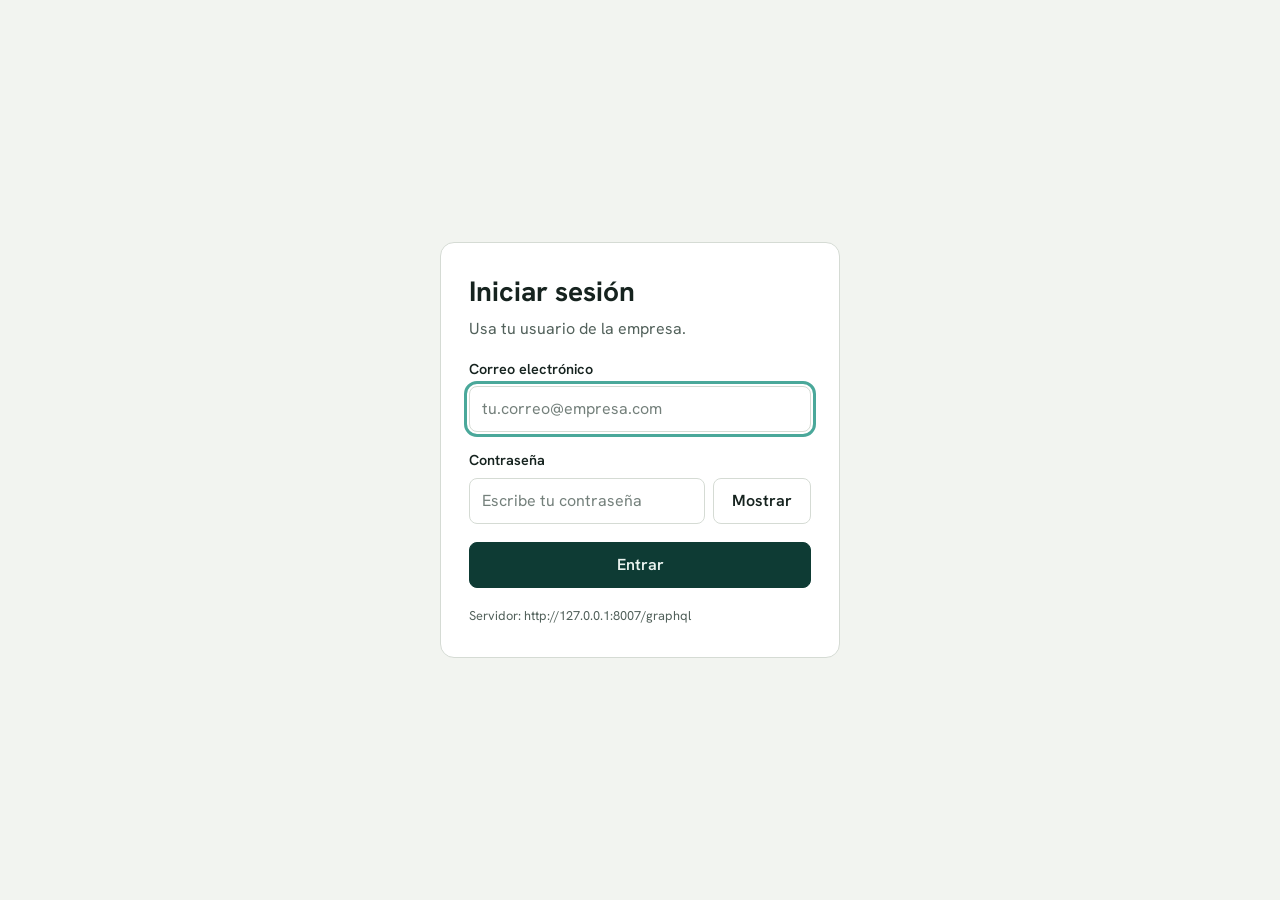
<file: dashboard/index.html>
<!doctype html>
<html lang="es">
<head>
  <meta charset="utf-8">
  <meta name="viewport" content="width=device-width, initial-scale=1">
  <title>Sistema General de Ingresos · Dashboards</title>
  <link rel="preconnect" href="https://fonts.googleapis.com">
  <link rel="preconnect" href="https://fonts.gstatic.com" crossorigin>
  <link href="https://fonts.googleapis.com/css2?family=Hanken+Grotesk:wght@400;500;600;700&display=swap" rel="stylesheet">
  <link rel="stylesheet" href="styles.css">
</head>
<body>

  <!-- ============ Inicio de sesión ============ -->
  <main id="login-view" class="login">
    <form id="login-form" class="login__card" novalidate>
      <h1>Iniciar sesión</h1>
      <p class="login__lead">Usa tu usuario de la empresa.</p>

      <p id="login-message" class="message" role="alert" hidden></p>

      <div class="field">
        <label for="email">Correo electrónico</label>
        <input id="email" name="email" type="email" autocomplete="username" placeholder="tu.correo@empresa.com" required>
      </div>

      <div class="field">
        <label for="password">Contraseña</label>
        <div class="field__row">
          <input id="password" name="password" type="password" autocomplete="current-password" placeholder="Escribe tu contraseña" required>
          <button type="button" id="toggle-password" class="btn btn--quiet" aria-pressed="false">Mostrar</button>
        </div>
      </div>

      <button type="submit" id="login-btn" class="btn btn--block">Entrar</button>
      <p class="login__server">Servidor: <span id="server-label"></span></p>
    </form>
  </main>

  <!-- ============ Dashboard ============ -->
  <div id="dashboard-view" hidden>
    <header class="topbar">
      <div class="topbar__inner">
        <div>
          <h1 id="dashboard-title">Dashboard financiero</h1>
          <p id="header-meta" class="topbar__meta">Empresa</p>
        </div>
        <div class="topbar__session">
          <span id="user-label"></span>
          <button type="button" id="logout-btn" class="btn btn--ghost">Cerrar sesión</button>
        </div>
      </div>
    </header>

    <nav class="app-navigation" aria-label="Secciones principales">
      <button class="app-navigation__tab is-current" id="nav-finance" type="button" aria-current="page">Dashboard financiero</button>
      <button class="app-navigation__tab" id="nav-admin" type="button">Dashboard administrativo</button>
    </nav>

    <main class="page" id="financial-view">
      <div class="admin-titlebar"><p>Balances de la empresa</p><button type="button" id="new-transaction-btn" class="btn" hidden>Registrar movimiento</button></div>
      <p id="transaction-message" class="message" role="status" hidden></p>
      <form id="transaction-form" class="admin-form" hidden>
        <h3>Registrar movimiento</h3>
        <label>Cuenta<select id="transaction-account" name="accountId" required></select></label>
        <label>Concepto<select id="transaction-concept" name="conceptId" required></select></label>
        <label>Importe<input name="amount" inputmode="decimal" pattern="[0-9]+([.][0-9]{1,2})?" required></label>
        <label>Descripción<input name="shortDescription" maxlength="255"></label>
        <div class="admin-actions"><button class="btn" type="submit">Guardar movimiento</button><button class="btn btn--muted" type="button" data-cancel-form="transaction-form">Cancelar</button></div>
      </form>
      <!-- Controles de período -->
      <form id="period-form" class="controls" novalidate>
        <div class="field">
          <label for="from-date">Desde</label>
          <input id="from-date" type="date" required>
        </div>
        <div class="field">
          <label for="to-date">Hasta</label>
          <input id="to-date" type="date" required>
        </div>
        <button type="submit" id="refresh-btn" class="btn">Actualizar</button>
        <p id="period-error" class="message message--inline" role="alert" hidden></p>
      </form>

      <!-- Carga / error / acceso denegado -->
      <div id="state-panel" class="state" role="status" hidden>
        <h2 id="state-title"></h2>
        <p id="state-text"></p>
        <button type="button" id="state-retry" class="btn" hidden>Reintentar</button>
      </div>

      <!-- Resultados -->
      <div id="content" hidden>
        <p id="period-label" class="period"></p>

        <!-- Indicadores generales -->
        <section aria-labelledby="kpi-title">
          <h2 id="kpi-title" class="sr-only">Indicadores generales</h2>
          <div class="kpis">
            <article class="kpi" title="Campo GraphQL: openingBalance">
              <h3>Saldo inicial</h3>
              <p class="kpi__value" id="kpi-opening" data-field="openingBalance">—</p>
              <p class="kpi__hint">Dinero al inicio del período</p>
            </article>
            <article class="kpi" title="Campo GraphQL: totalIncome">
              <h3>Ingresos</h3>
              <p class="kpi__value" id="kpi-income" data-field="totalIncome">—</p>
              <p class="kpi__hint">Entradas del período</p>
            </article>
            <article class="kpi" title="Campo GraphQL: totalExpense">
              <h3>Egresos</h3>
              <p class="kpi__value" id="kpi-expense" data-field="totalExpense">—</p>
              <p class="kpi__hint">Salidas del período</p>
            </article>
            <article class="kpi" id="kpi-profit-card" title="Campo GraphQL: profit">
              <h3>Profit</h3>
              <p class="kpi__value" id="kpi-profit" data-field="profit">—</p>
              <p class="kpi__hint">Ingresos − egresos</p>
            </article>
            <article class="kpi kpi--final" id="kpi-closing-card" title="Campo GraphQL: closingBalance">
              <h3>Saldo final</h3>
              <p class="kpi__value" id="kpi-closing" data-field="closingBalance">—</p>
              <p class="kpi__hint" id="kpi-closing-hint">Saldo inicial + profit</p>
            </article>
          </div>
        </section>

        <!-- Estado de riesgo -->
        <section class="risk" aria-labelledby="risk-title">
          <h2 id="risk-title" class="sr-only">Estado de riesgo</h2>
          <div class="risk__item" title="Campo GraphQL: isInRed">
            <span class="risk__label">General en rojo</span>
            <strong id="risk-general" class="badge">—</strong>
          </div>
          <div class="risk__item" title="Campo GraphQL: accountsInRed">
            <span class="risk__label">Cuentas en rojo</span>
            <strong id="risk-count" class="badge">—</strong>
            <span id="risk-names" class="risk__names"></span>
          </div>
        </section>

        <!-- Detalle por cuenta -->
        <section class="detail" aria-labelledby="detail-title">
          <h2 id="detail-title">Detalle por cuenta</h2>
          <p id="detail-note" class="detail__note" hidden></p>
          <div class="table-wrap">
            <table>
              <thead>
                <tr>
                  <th scope="col">Cuenta</th>
                  <th scope="col" class="num">Saldo inicial</th>
                  <th scope="col" class="num">Ingresos</th>
                  <th scope="col" class="num">Egresos</th>
                  <th scope="col" class="num">Profit</th>
                  <th scope="col" class="num">Saldo final</th>
                </tr>
              </thead>
              <tbody id="accounts-body"></tbody>
            </table>
          </div>
          <p class="detail__currency">Importes en <span id="currency-label">MXN</span>.</p>
        </section>
      </div>
    </main>

    <!-- Las tres secciones de administración comparten la misma sesión y API -->
    <main class="page administration" id="administration-view" hidden>
      <div class="admin-layout">
        <nav class="admin-sidebar" aria-label="Módulos administrativos">
          <button type="button" class="admin-tab is-selected" data-admin-tab="users" hidden>Usuarios</button>
          <button type="button" class="admin-tab" data-admin-tab="accounts" hidden>Cuentas</button>
          <button type="button" class="admin-tab" data-admin-tab="concepts" hidden>Conceptos</button>
          <button type="button" id="roles-tab" class="admin-tab" data-admin-tab="roles" hidden>Roles y permisos</button>
        </nav>
        <div class="admin-main">
          <p id="admin-message" class="message" role="alert" hidden></p>

          <section id="module-users" class="admin-module" aria-labelledby="users-heading">
            <div class="admin-titlebar"><div><h2 id="users-heading">Usuarios</h2><p>Personas de la empresa y sus membresías.</p></div><button type="button" id="new-user-btn" class="btn" hidden>Nuevo usuario</button></div>
            <div class="admin-kpis" aria-live="polite">
              <div>Usuarios activos<strong id="users-active">—</strong></div>
              <div>Administrador principal<strong id="users-admin">—</strong></div>
              <div>Inactivos<strong id="users-inactive">—</strong></div>
            </div>
            <div class="admin-filters">
              <label for="user-search">Buscar usuario<input id="user-search" placeholder="Nombre o correo" autocomplete="off"></label>
              <label for="user-filter">Estado<select id="user-filter"><option value="all">Todos</option><option value="active">Activos</option><option value="inactive">Inactivos</option></select></label>
            </div>
            <div class="table-wrap"><table><thead><tr><th>Nombre</th><th>Correo</th><th>Rol</th><th>Administrador</th><th>Estado</th><th>Acción</th></tr></thead><tbody id="users-body"><tr><td colspan="6">Cargando usuarios…</td></tr></tbody></table></div>
            <form id="user-form" class="admin-form" hidden><h3>Nuevo usuario</h3><label>Nombre<input name="name" maxlength="200" required></label><label>Correo<input name="email" type="email" required></label><label>Contraseña<input name="password" type="password" minlength="10" autocomplete="new-password" required></label><div class="admin-actions"><button class="btn" type="submit">Guardar</button><button class="btn btn--muted" type="button" data-cancel-form="user-form">Cancelar</button></div></form>
          </section>

          <section id="module-accounts" class="admin-module" aria-labelledby="accounts-heading" hidden>
            <div class="admin-titlebar"><div><h2 id="accounts-heading">Cuentas</h2><p>Dónde se guarda el dinero de la empresa.</p></div><button type="button" class="btn" id="new-account-btn" hidden>Nueva cuenta</button></div>
            <div class="admin-filters"><label for="account-filter">Tipo de cuenta<select id="account-filter"><option value="all">Todos</option><option value="CASH">Efectivo</option><option value="DEBIT">Débito</option><option value="CREDIT">Crédito</option><option value="SAVINGS">Ahorro</option><option value="INVESTMENT">Inversión</option><option value="WALLET">Monedero</option><option value="OTHER">Otro</option></select></label><label class="admin-check"><input type="checkbox" id="account-active-only"> Solo activas</label></div>
            <div class="table-wrap"><table><thead><tr><th>Nombre</th><th>Tipo</th><th>Banco</th><th>Referencia</th><th>Estado</th></tr></thead><tbody id="catalog-accounts-body"><tr><td colspan="5">Cargando cuentas…</td></tr></tbody></table></div>
            <form id="account-form" class="admin-form" hidden><h3>Nueva cuenta</h3><label>Nombre<input name="name" maxlength="200" required></label><label>Tipo de cuenta<select name="accountType" required><option value="CASH">Efectivo</option><option value="DEBIT">Débito</option><option value="CREDIT">Crédito</option><option value="SAVINGS">Ahorro</option><option value="INVESTMENT">Inversión</option><option value="WALLET">Monedero</option><option value="OTHER">Otro</option></select></label><label>Banco (opcional)<input name="bankName"></label><label>CLABE (opcional)<input name="clabe" inputmode="numeric" maxlength="18"></label><label>Descripción corta (opcional)<input name="shortDescription"></label><div class="admin-actions"><button class="btn" type="submit">Guardar</button><button class="btn btn--muted" type="button" data-cancel-form="account-form">Cancelar</button></div></form>
          </section>

          <section id="module-concepts" class="admin-module" aria-labelledby="concepts-heading" hidden>
            <div class="admin-titlebar"><div><h2 id="concepts-heading">Conceptos</h2><p>Motivos de ingreso y egreso y conceptos permitidos en cada cuenta.</p></div><button type="button" class="btn" id="new-concept-btn" hidden>Nuevo concepto</button></div>
            <div class="concept-layout">
              <div class="admin-panel">
                <h3>Catálogo</h3>
                <div class="admin-filters"><label for="concept-filter">Tipo<select id="concept-filter"><option value="all">Todos</option><option value="INCOME">Ingreso</option><option value="EXPENSE">Egreso</option></select></label><label class="admin-check"><input type="checkbox" id="concept-active-only"> Solo activos</label></div>
                <div class="table-wrap"><table><thead><tr><th>Concepto</th><th>Tipo</th><th>Estado</th></tr></thead><tbody id="concepts-body"><tr><td colspan="3">Cargando conceptos…</td></tr></tbody></table></div>
              </div>
              <div class="admin-panel">
                <h3>Conceptos de una cuenta</h3>
                <label class="admin-field">Cuenta<select id="concept-account"><option value="">Selecciona una cuenta</option></select></label>
                <ul id="assigned-concepts" class="assigned-list"><li>Selecciona una cuenta para ver sus conceptos.</li></ul>
                <div id="concept-assign-controls" hidden><label class="admin-field">Asignar concepto<select id="concept-to-assign"></select></label><button class="btn" type="button" id="assign-concept-btn">Asignar concepto</button></div>
              </div>
            </div>
            <form id="concept-form" class="admin-form" hidden><h3>Nuevo concepto</h3><label>Nombre<input name="name" maxlength="200" required></label><label>Tipo<select name="conceptType" required><option value="INCOME">Ingreso</option><option value="EXPENSE">Egreso</option></select></label><label>Descripción corta (opcional)<input name="shortDescription"></label><div class="admin-actions"><button class="btn" type="submit">Guardar</button><button class="btn btn--muted" type="button" data-cancel-form="concept-form">Cancelar</button></div></form>
          </section>
          <section id="module-roles" class="admin-module" aria-labelledby="roles-heading" hidden>
            <div class="admin-titlebar"><div><h2 id="roles-heading">Roles y permisos</h2><p>Catálogo compartido. Un cambio en el puesto vale para todas las empresas.</p></div><button type="button" id="reload-roles" class="btn btn--muted">Volver a consultar</button></div>
            <p id="matrix-status" role="status" class="matrix-note"></p>
            <div id="matrix-container" class="table-wrap" tabindex="0" role="region" aria-label="Matriz de roles y permisos"></div>
            <section id="role-preview" class="admin-panel role-preview" aria-labelledby="preview-title" hidden>
              <h3 id="preview-title">Vista previa</h3>
              <dl id="preview-summary"></dl>
              <div class="admin-actions"><button type="button" id="save-role-permissions" class="btn">Guardar columna</button><button type="button" id="discard-role-permissions" class="btn btn--muted">Descartar</button></div>
            </section>
          </section>
        </div>
      </div>
    </main>
  </div>

  <script src="config.js"></script>
  <script src="app.js"></script>
</body>
</html>
</file>
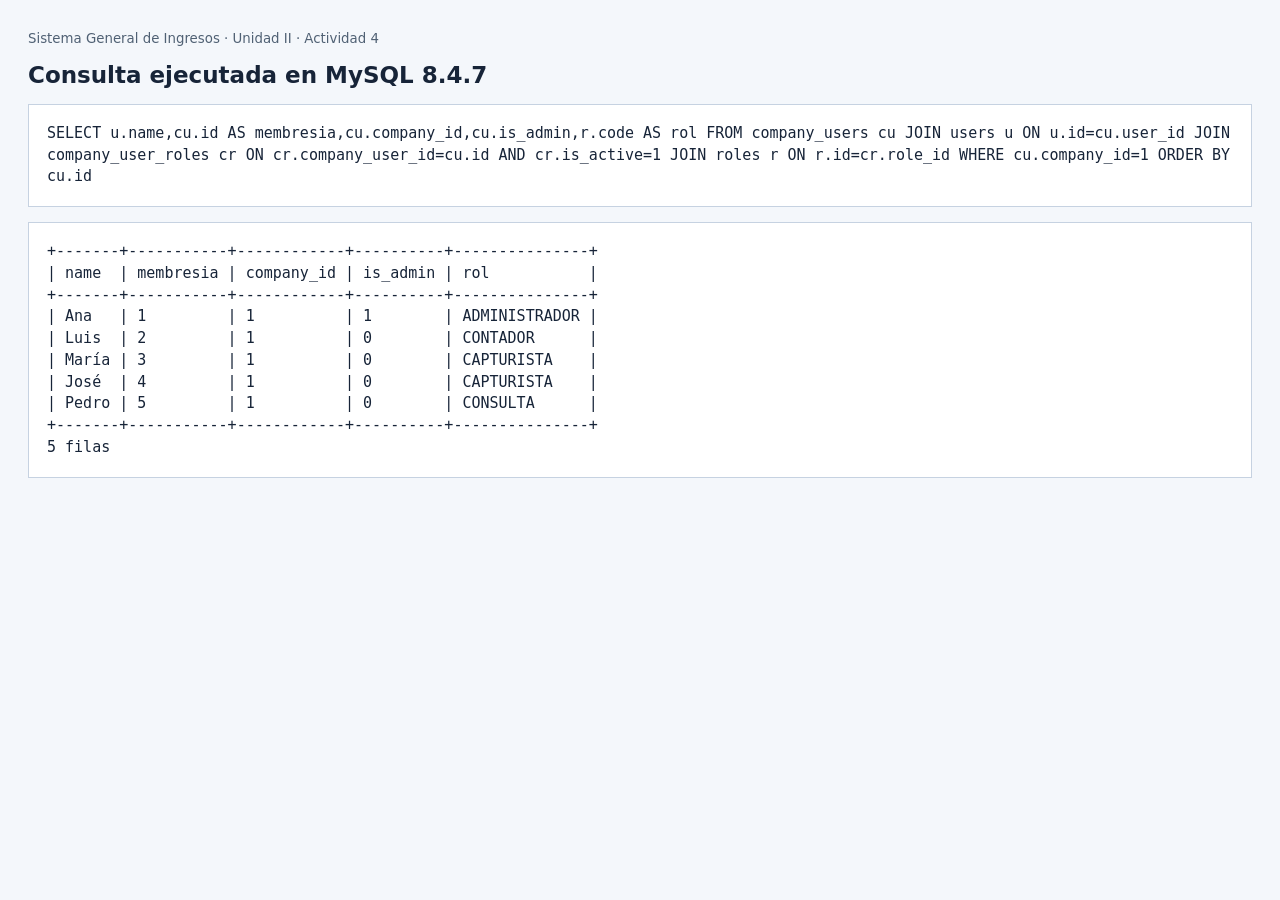
<file: docs/evidencias/unidad2-actividad4/07-cinco-personas.html>
<!doctype html><meta charset="utf-8"><style>body{font:16px system-ui;margin:28px;background:#f4f7fb;color:#172438}h1{font-size:23px}pre{font:15px/1.45 monospace;background:white;border:1px solid #c6d2e1;padding:18px;white-space:pre-wrap}small{color:#506174}</style><small>Sistema General de Ingresos · Unidad II · Actividad 4</small><h1>Consulta ejecutada en MySQL 8.4.7</h1><pre>SELECT u.name,cu.id AS membresia,cu.company_id,cu.is_admin,r.code AS rol FROM company_users cu JOIN users u ON u.id=cu.user_id JOIN company_user_roles cr ON cr.company_user_id=cu.id AND cr.is_active=1 JOIN roles r ON r.id=cr.role_id WHERE cu.company_id=1 ORDER BY cu.id</pre><pre>+-------+-----------+------------+----------+---------------+
| name  | membresia | company_id | is_admin | rol           |
+-------+-----------+------------+----------+---------------+
| Ana   | 1         | 1          | 1        | ADMINISTRADOR |
| Luis  | 2         | 1          | 0        | CONTADOR      |
| María | 3         | 1          | 0        | CAPTURISTA    |
| José  | 4         | 1          | 0        | CAPTURISTA    |
| Pedro | 5         | 1          | 0        | CONSULTA      |
+-------+-----------+------------+----------+---------------+
5 filas</pre>
</file>
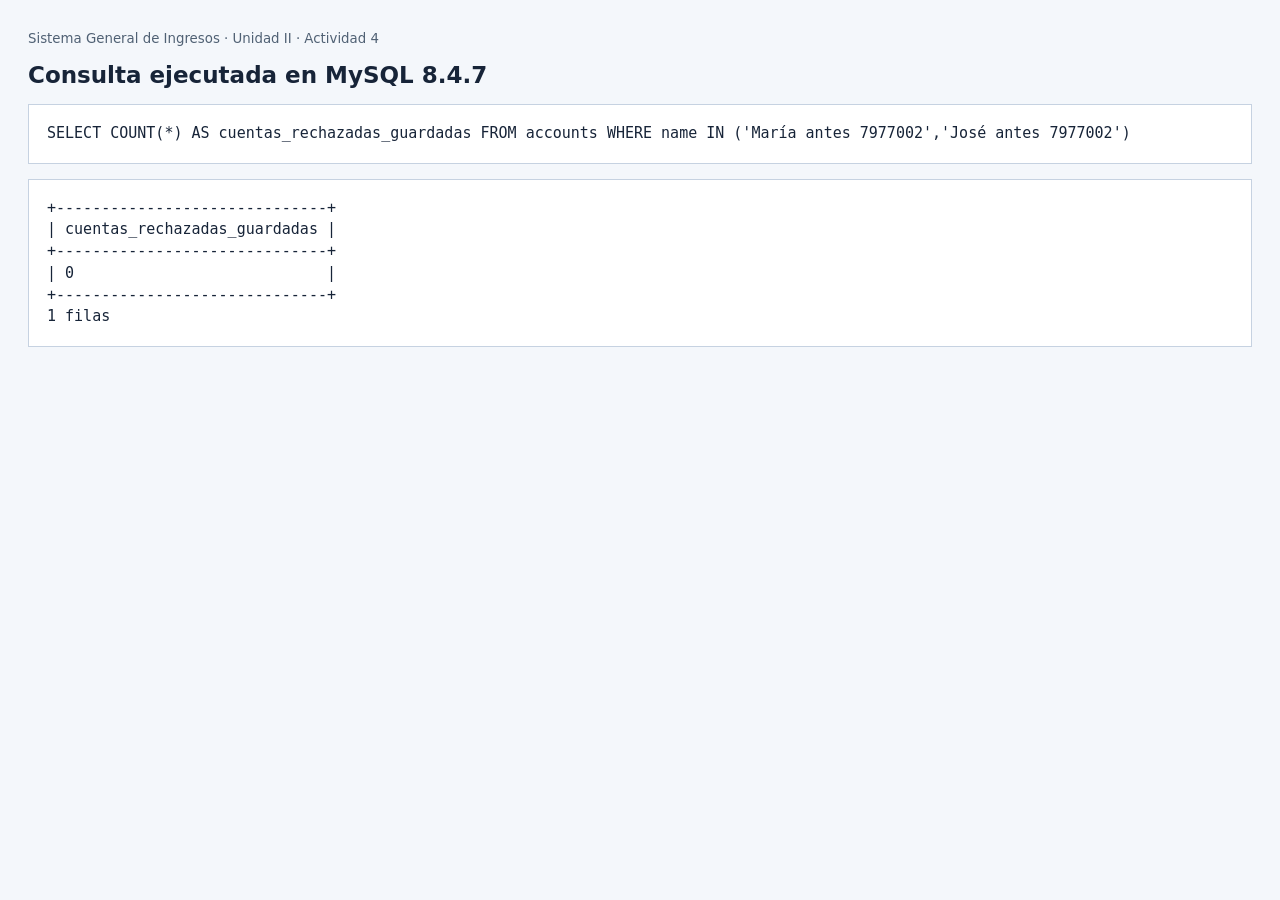
<file: docs/evidencias/unidad2-actividad4/10-cuentas-no-guardadas.html>
<!doctype html><meta charset="utf-8"><style>body{font:16px system-ui;margin:28px;background:#f4f7fb;color:#172438}h1{font-size:23px}pre{font:15px/1.45 monospace;background:white;border:1px solid #c6d2e1;padding:18px;white-space:pre-wrap}small{color:#506174}</style><small>Sistema General de Ingresos · Unidad II · Actividad 4</small><h1>Consulta ejecutada en MySQL 8.4.7</h1><pre>SELECT COUNT(*) AS cuentas_rechazadas_guardadas FROM accounts WHERE name IN (&#x27;María antes 7977002&#x27;,&#x27;José antes 7977002&#x27;)</pre><pre>+------------------------------+
| cuentas_rechazadas_guardadas |
+------------------------------+
| 0                            |
+------------------------------+
1 filas</pre>
</file>
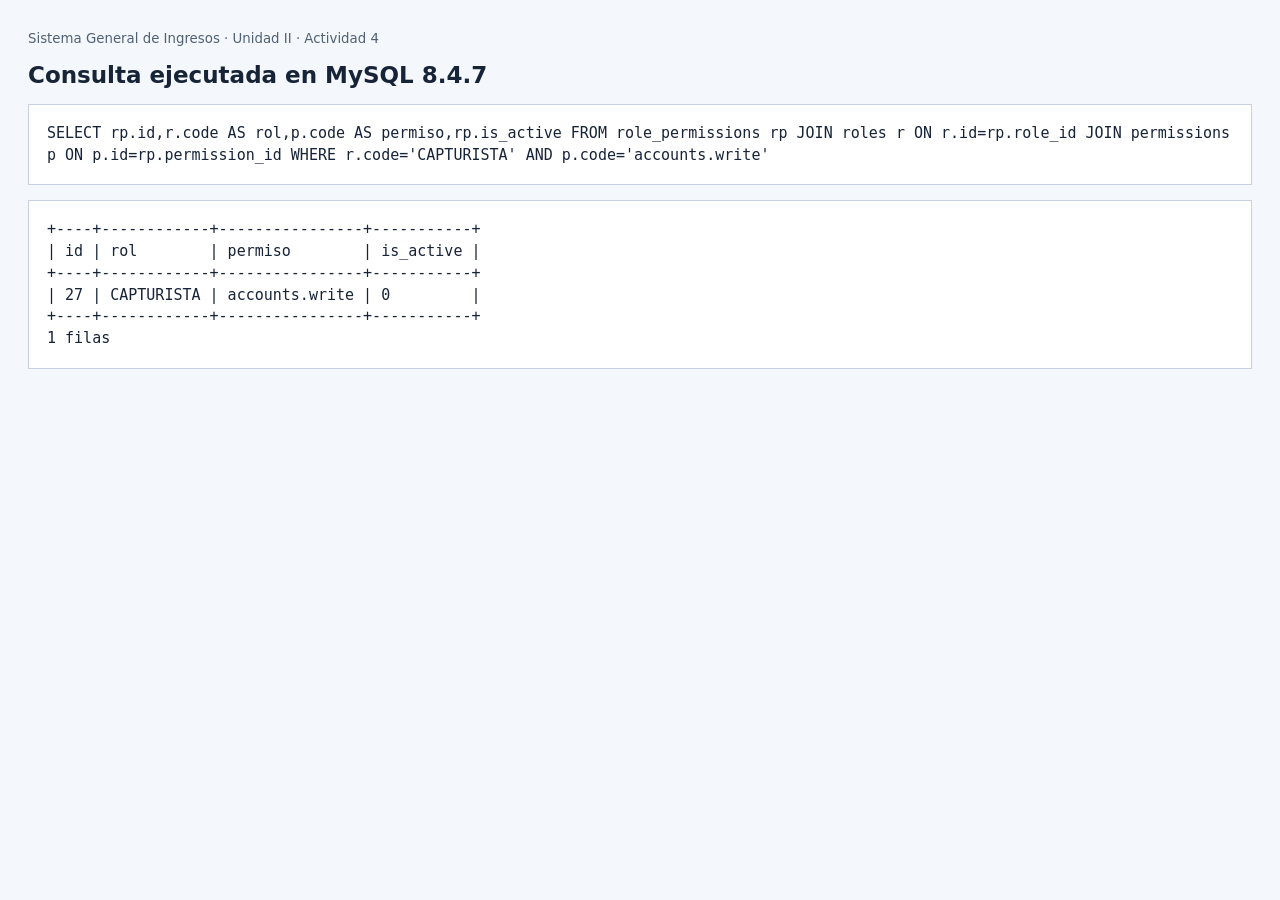
<file: docs/evidencias/unidad2-actividad4/16-pareja-inactiva.html>
<!doctype html><meta charset="utf-8"><style>body{font:16px system-ui;margin:28px;background:#f4f7fb;color:#172438}h1{font-size:23px}pre{font:15px/1.45 monospace;background:white;border:1px solid #c6d2e1;padding:18px;white-space:pre-wrap}small{color:#506174}</style><small>Sistema General de Ingresos · Unidad II · Actividad 4</small><h1>Consulta ejecutada en MySQL 8.4.7</h1><pre>SELECT rp.id,r.code AS rol,p.code AS permiso,rp.is_active FROM role_permissions rp JOIN roles r ON r.id=rp.role_id JOIN permissions p ON p.id=rp.permission_id WHERE r.code=&#x27;CAPTURISTA&#x27; AND p.code=&#x27;accounts.write&#x27;</pre><pre>+----+------------+----------------+-----------+
| id | rol        | permiso        | is_active |
+----+------------+----------------+-----------+
| 27 | CAPTURISTA | accounts.write | 0         |
+----+------------+----------------+-----------+
1 filas</pre>
</file>
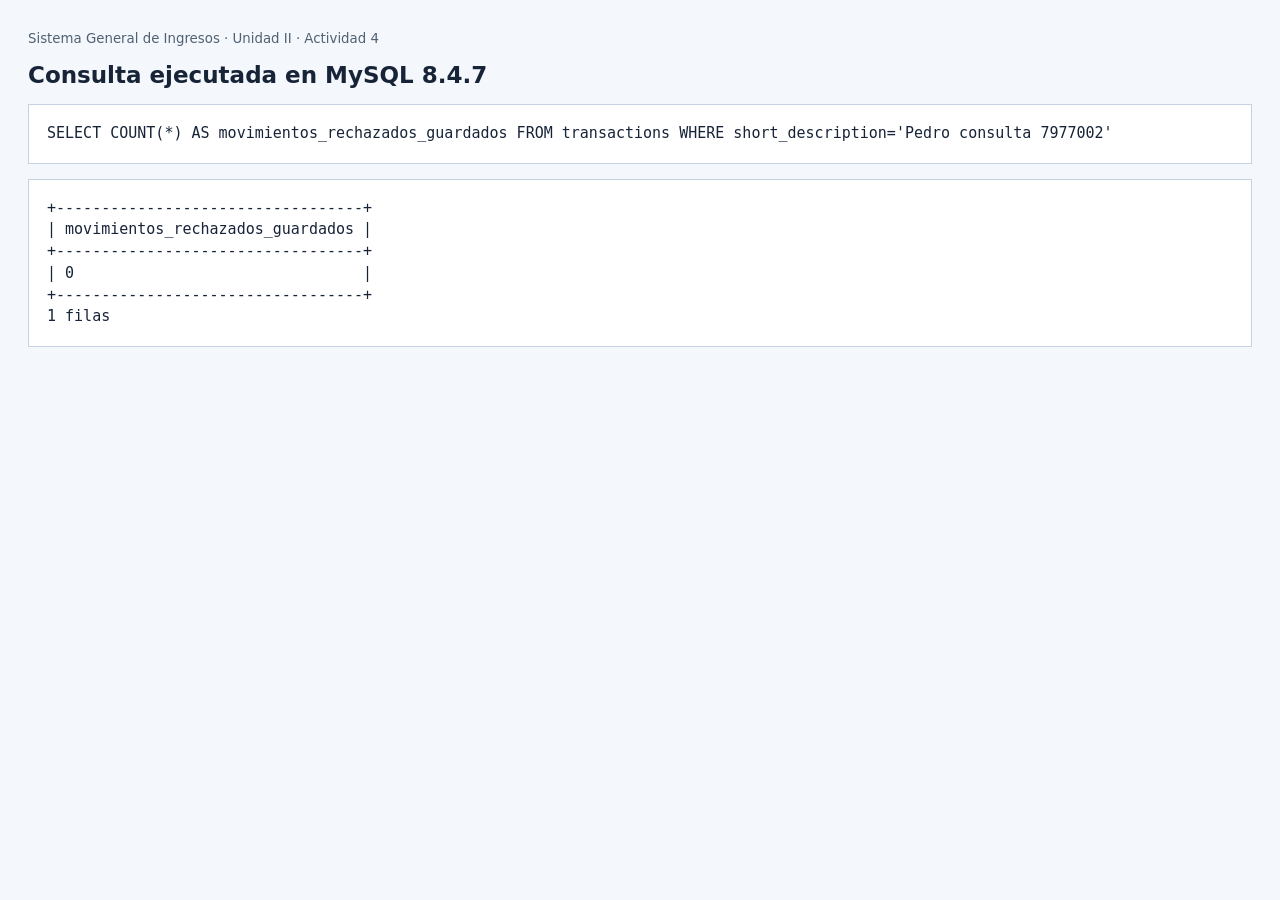
<file: docs/evidencias/unidad2-actividad4/20-movimiento-no-guardado.html>
<!doctype html><meta charset="utf-8"><style>body{font:16px system-ui;margin:28px;background:#f4f7fb;color:#172438}h1{font-size:23px}pre{font:15px/1.45 monospace;background:white;border:1px solid #c6d2e1;padding:18px;white-space:pre-wrap}small{color:#506174}</style><small>Sistema General de Ingresos · Unidad II · Actividad 4</small><h1>Consulta ejecutada en MySQL 8.4.7</h1><pre>SELECT COUNT(*) AS movimientos_rechazados_guardados FROM transactions WHERE short_description=&#x27;Pedro consulta 7977002&#x27;</pre><pre>+----------------------------------+
| movimientos_rechazados_guardados |
+----------------------------------+
| 0                                |
+----------------------------------+
1 filas</pre>
</file>
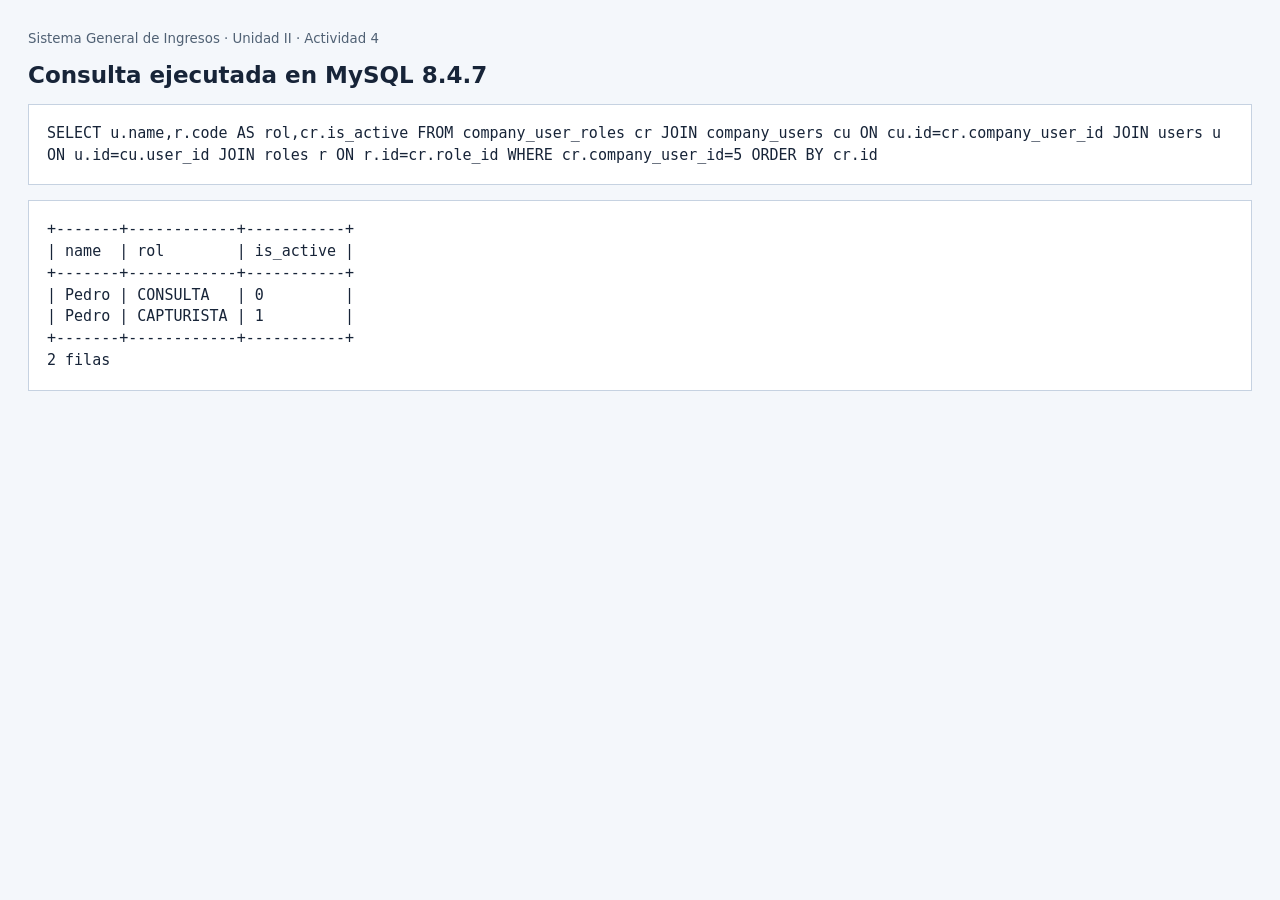
<file: docs/evidencias/unidad2-actividad4/22-pedro-un-rol-activo.html>
<!doctype html><meta charset="utf-8"><style>body{font:16px system-ui;margin:28px;background:#f4f7fb;color:#172438}h1{font-size:23px}pre{font:15px/1.45 monospace;background:white;border:1px solid #c6d2e1;padding:18px;white-space:pre-wrap}small{color:#506174}</style><small>Sistema General de Ingresos · Unidad II · Actividad 4</small><h1>Consulta ejecutada en MySQL 8.4.7</h1><pre>SELECT u.name,r.code AS rol,cr.is_active FROM company_user_roles cr JOIN company_users cu ON cu.id=cr.company_user_id JOIN users u ON u.id=cu.user_id JOIN roles r ON r.id=cr.role_id WHERE cr.company_user_id=5 ORDER BY cr.id</pre><pre>+-------+------------+-----------+
| name  | rol        | is_active |
+-------+------------+-----------+
| Pedro | CONSULTA   | 0         |
| Pedro | CAPTURISTA | 1         |
+-------+------------+-----------+
2 filas</pre>
</file>
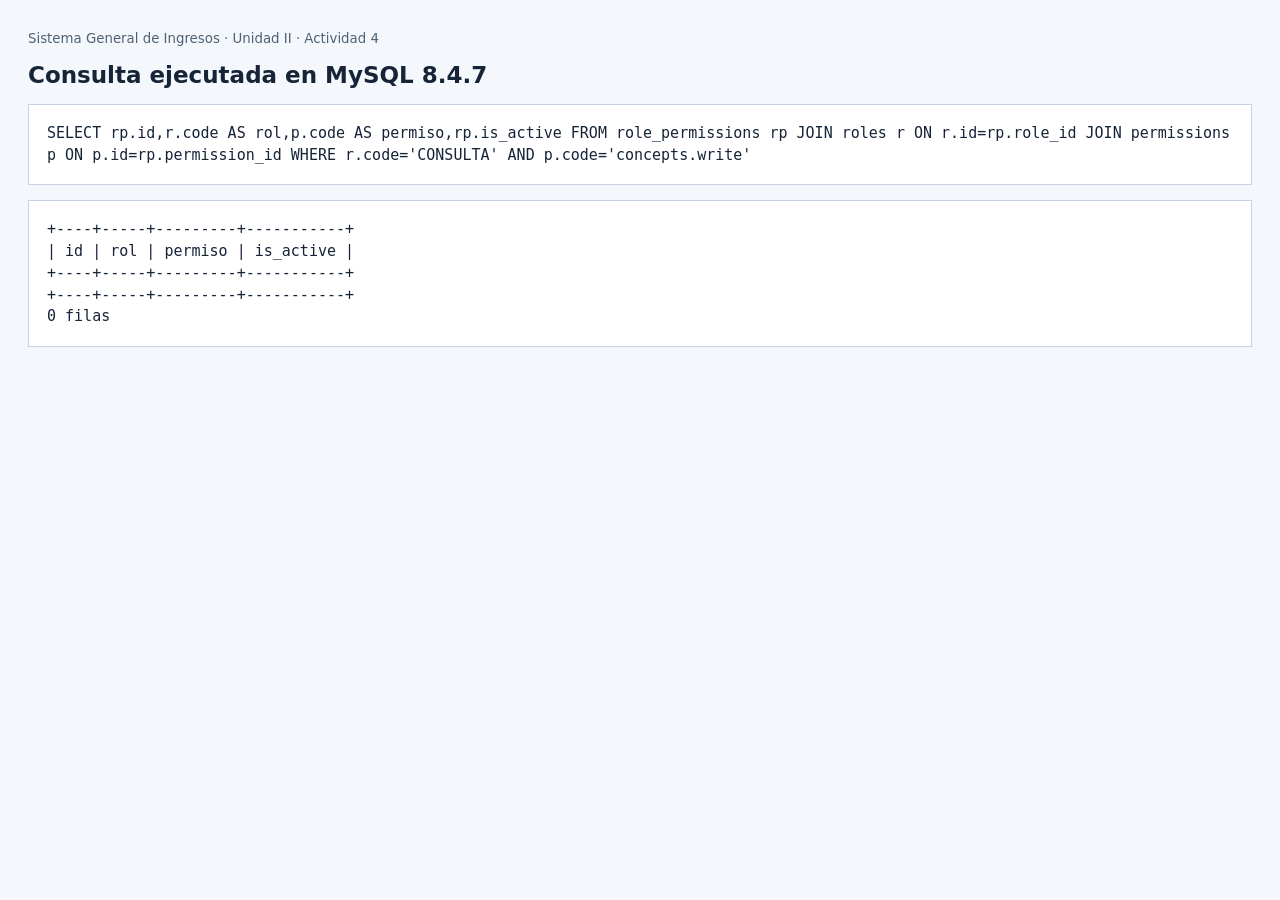
<file: docs/evidencias/unidad2-actividad4/28-lista-no-modificada.html>
<!doctype html><meta charset="utf-8"><style>body{font:16px system-ui;margin:28px;background:#f4f7fb;color:#172438}h1{font-size:23px}pre{font:15px/1.45 monospace;background:white;border:1px solid #c6d2e1;padding:18px;white-space:pre-wrap}small{color:#506174}</style><small>Sistema General de Ingresos · Unidad II · Actividad 4</small><h1>Consulta ejecutada en MySQL 8.4.7</h1><pre>SELECT rp.id,r.code AS rol,p.code AS permiso,rp.is_active FROM role_permissions rp JOIN roles r ON r.id=rp.role_id JOIN permissions p ON p.id=rp.permission_id WHERE r.code=&#x27;CONSULTA&#x27; AND p.code=&#x27;concepts.write&#x27;</pre><pre>+----+-----+---------+-----------+
| id | rol | permiso | is_active |
+----+-----+---------+-----------+
+----+-----+---------+-----------+
0 filas</pre>
</file>
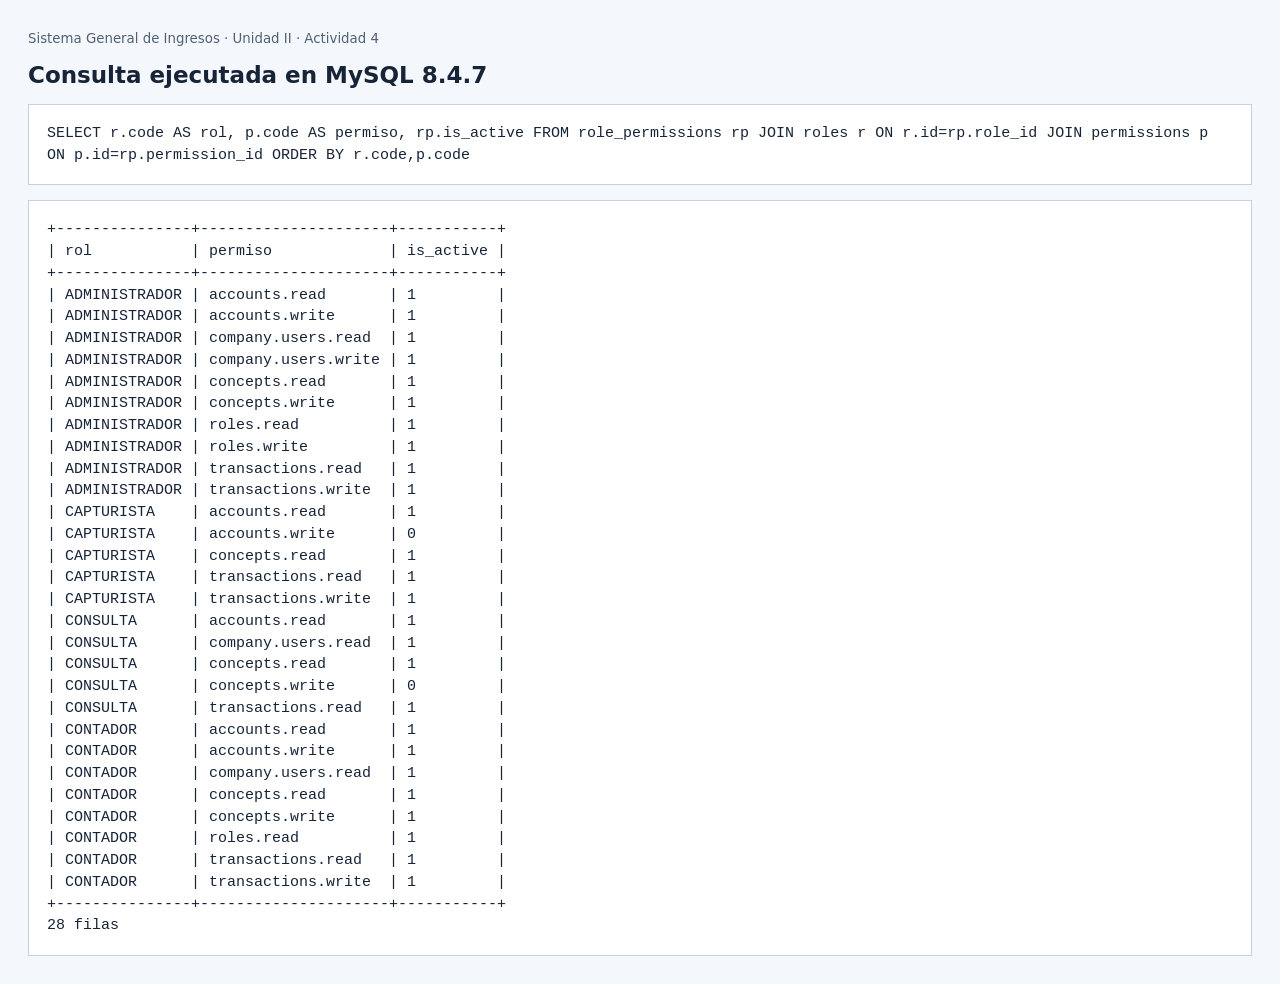
<file: docs/evidencias/unidad2-actividad4/31-select-final.html>
<!doctype html><meta charset="utf-8"><style>body{font:16px system-ui;margin:28px;background:#f4f7fb;color:#172438}h1{font-size:23px}pre{font:15px/1.45 monospace;background:white;border:1px solid #c6d2e1;padding:18px;white-space:pre-wrap}small{color:#506174}</style><small>Sistema General de Ingresos · Unidad II · Actividad 4</small><h1>Consulta ejecutada en MySQL 8.4.7</h1><pre>SELECT r.code AS rol, p.code AS permiso, rp.is_active FROM role_permissions rp JOIN roles r ON r.id=rp.role_id JOIN permissions p ON p.id=rp.permission_id ORDER BY r.code,p.code</pre><pre>+---------------+---------------------+-----------+
| rol           | permiso             | is_active |
+---------------+---------------------+-----------+
| ADMINISTRADOR | accounts.read       | 1         |
| ADMINISTRADOR | accounts.write      | 1         |
| ADMINISTRADOR | company.users.read  | 1         |
| ADMINISTRADOR | company.users.write | 1         |
| ADMINISTRADOR | concepts.read       | 1         |
| ADMINISTRADOR | concepts.write      | 1         |
| ADMINISTRADOR | roles.read          | 1         |
| ADMINISTRADOR | roles.write         | 1         |
| ADMINISTRADOR | transactions.read   | 1         |
| ADMINISTRADOR | transactions.write  | 1         |
| CAPTURISTA    | accounts.read       | 1         |
| CAPTURISTA    | accounts.write      | 0         |
| CAPTURISTA    | concepts.read       | 1         |
| CAPTURISTA    | transactions.read   | 1         |
| CAPTURISTA    | transactions.write  | 1         |
| CONSULTA      | accounts.read       | 1         |
| CONSULTA      | company.users.read  | 1         |
| CONSULTA      | concepts.read       | 1         |
| CONSULTA      | concepts.write      | 0         |
| CONSULTA      | transactions.read   | 1         |
| CONTADOR      | accounts.read       | 1         |
| CONTADOR      | accounts.write      | 1         |
| CONTADOR      | company.users.read  | 1         |
| CONTADOR      | concepts.read       | 1         |
| CONTADOR      | concepts.write      | 1         |
| CONTADOR      | roles.read          | 1         |
| CONTADOR      | transactions.read   | 1         |
| CONTADOR      | transactions.write  | 1         |
+---------------+---------------------+-----------+
28 filas</pre>
</file>
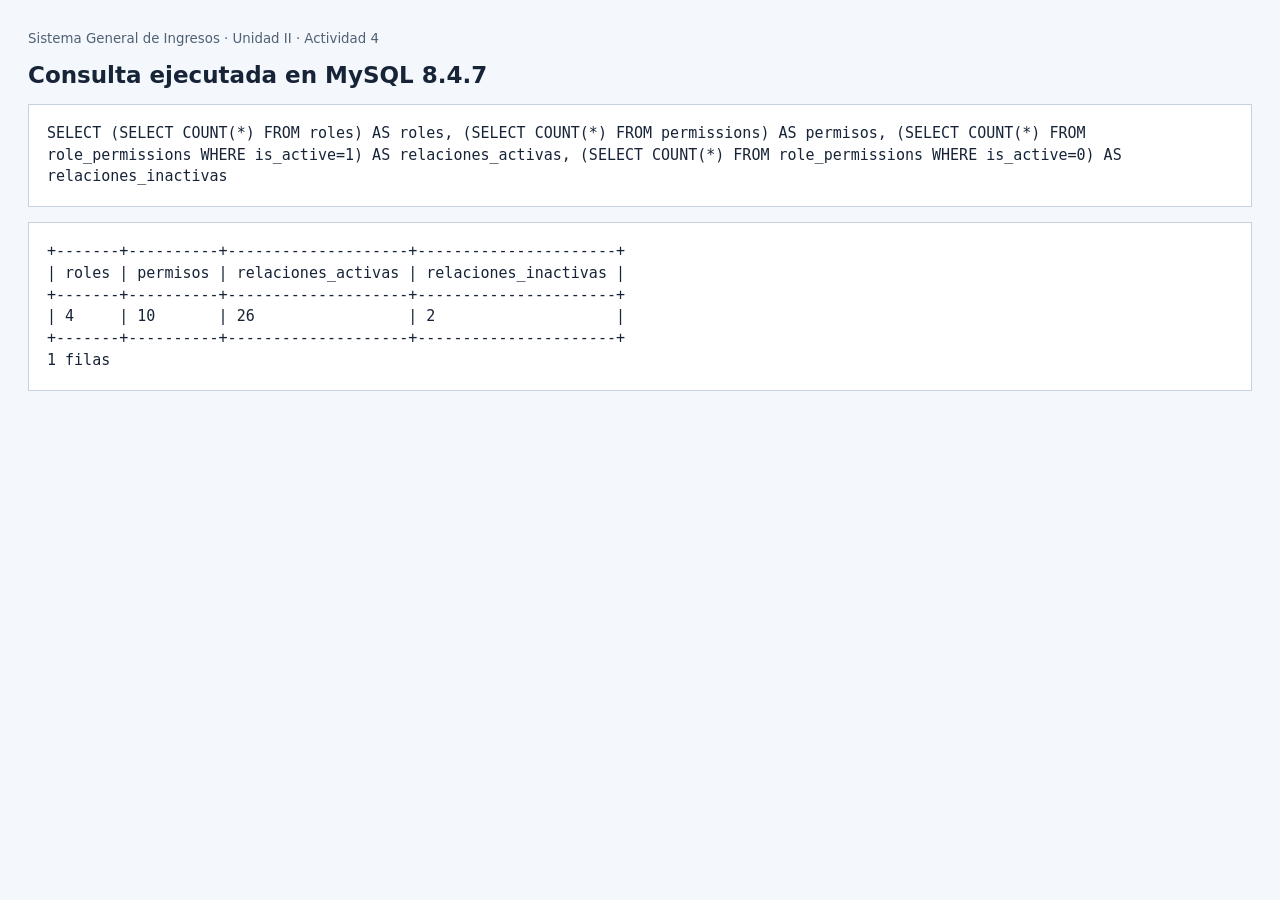
<file: docs/evidencias/unidad2-actividad4/32-conteos-antes-reinicio.html>
<!doctype html><meta charset="utf-8"><style>body{font:16px system-ui;margin:28px;background:#f4f7fb;color:#172438}h1{font-size:23px}pre{font:15px/1.45 monospace;background:white;border:1px solid #c6d2e1;padding:18px;white-space:pre-wrap}small{color:#506174}</style><small>Sistema General de Ingresos · Unidad II · Actividad 4</small><h1>Consulta ejecutada en MySQL 8.4.7</h1><pre>SELECT (SELECT COUNT(*) FROM roles) AS roles, (SELECT COUNT(*) FROM permissions) AS permisos, (SELECT COUNT(*) FROM role_permissions WHERE is_active=1) AS relaciones_activas, (SELECT COUNT(*) FROM role_permissions WHERE is_active=0) AS relaciones_inactivas</pre><pre>+-------+----------+--------------------+----------------------+
| roles | permisos | relaciones_activas | relaciones_inactivas |
+-------+----------+--------------------+----------------------+
| 4     | 10       | 26                 | 2                    |
+-------+----------+--------------------+----------------------+
1 filas</pre>
</file>
<file: dashboard/styles.css>
:root {
  --paper: #f2f4f0;
  --surface: #ffffff;
  --ink: #16231f;
  --ink-soft: #52615b;
  --line: #d5dbd4;
  --pine: #0e3b34;
  --pine-hover: #14524a;
  --on-pine: #eaf3ef;
  --red: #b42318;
  --red-bg: #fde8e6;
  --red-deep: #8e1f17;
  --green: #17663f;
  --green-bg: #e1f3e8;
  --amber: #8f5a00;
  --amber-bg: #fff1d6;
  --radius: 10px;
  --font: 'Hanken Grotesk', system-ui, -apple-system, 'Segoe UI', Roboto, Arial, sans-serif;
}

@media (prefers-color-scheme: dark) {
  :root {
    --paper: #101715;
    --surface: #18221f;
    --ink: #e8efec;
    --ink-soft: #9fb0a9;
    --line: #2c3a36;
    --pine: #1f6b5e;
    --pine-hover: #278070;
    --on-pine: #f1f8f5;
    --red: #ff8a80;
    --red-bg: #3b1a17;
    --red-deep: #8e1f17;
    --green: #7fd3a1;
    --green-bg: #17301f;
    --amber: #f0c36a;
    --amber-bg: #34280d;
  }
}

* { box-sizing: border-box; }
[hidden] { display: none !important; }

html { -webkit-text-size-adjust: 100%; }

body {
  margin: 0;
  background: var(--paper);
  color: var(--ink);
  font-family: var(--font);
  font-size: 1rem;
  line-height: 1.5;
}

h1, h2, h3, p { margin: 0; }

.sr-only {
  position: absolute; width: 1px; height: 1px; padding: 0; margin: -1px;
  overflow: hidden; clip: rect(0, 0, 0, 0); white-space: nowrap; border: 0;
}

:focus-visible { outline: 3px solid #4aa89a; outline-offset: 2px; }

/* ---------- Controles comunes ---------- */
.field { display: flex; flex-direction: column; gap: 6px; }
.field label { font-weight: 600; font-size: 0.9rem; }
.field__row { display: flex; gap: 8px; }
.field__row input { flex: 1; min-width: 0; }

input {
  font: inherit;
  color: var(--ink);
  background: var(--surface);
  border: 1px solid var(--line);
  border-radius: 8px;
  padding: 10px 12px;
  min-height: 44px;
}
input::placeholder { color: var(--ink-soft); opacity: 0.8; }

.btn {
  font: inherit;
  font-weight: 600;
  color: var(--on-pine);
  background: var(--pine);
  border: 1px solid var(--pine);
  border-radius: 8px;
  padding: 10px 18px;
  min-height: 44px;
  cursor: pointer;
}
.btn:hover { background: var(--pine-hover); }
.btn:disabled { opacity: 0.6; cursor: progress; }
.btn--block { width: 100%; }
.btn--ghost { background: transparent; color: var(--on-pine); border-color: rgba(234, 243, 239, 0.5); }
.btn--ghost:hover { background: rgba(255, 255, 255, 0.12); }
.btn--quiet { background: transparent; color: var(--ink); border-color: var(--line); }
.btn--quiet:hover { background: var(--paper); }

.message {
  padding: 10px 12px;
  border-radius: 8px;
  font-size: 0.95rem;
  background: var(--red-bg);
  color: var(--red);
  border: 1px solid currentColor;
}
.message--notice { background: var(--amber-bg); color: var(--amber); }
.message--inline { flex-basis: 100%; }

/* ---------- Login ---------- */
.login {
  min-height: 100vh;
  display: grid;
  place-items: center;
  padding: 24px 16px;
}
.login__card {
  width: 100%;
  max-width: 400px;
  background: var(--surface);
  border: 1px solid var(--line);
  border-radius: 14px;
  padding: 32px 28px;
  display: flex;
  flex-direction: column;
  gap: 18px;
}
.login__card h1 { font-size: 1.75rem; line-height: 1.2; }
.login__lead { color: var(--ink-soft); margin-top: -10px; }
.login__server { font-size: 0.8rem; color: var(--ink-soft); word-break: break-all; }

/* ---------- Encabezado ---------- */
.topbar { background: var(--pine); color: var(--on-pine); }
.topbar__inner {
  max-width: 1120px;
  margin: 0 auto;
  padding: 16px 20px;
  display: flex;
  flex-wrap: wrap;
  align-items: center;
  justify-content: space-between;
  gap: 12px;
}
.topbar h1 { font-size: 1.5rem; line-height: 1.2; font-weight: 700; }
.topbar__meta { display: flex; flex-wrap: wrap; gap: 4px 16px; font-size: 0.95rem; opacity: 0.9; margin-top: 2px; }
.topbar__meta span + span { padding-left: 16px; border-left: 1px solid rgba(234, 243, 239, 0.4); }
.topbar__session { display: flex; align-items: center; gap: 14px; font-size: 0.95rem; }

/* ---------- Página ---------- */
.page { max-width: 1120px; margin: 0 auto; padding: 24px 20px 56px; display: flex; flex-direction: column; gap: 24px; }

.controls {
  display: flex;
  flex-wrap: wrap;
  align-items: flex-end;
  gap: 14px 16px;
}

.period { font-size: 1.05rem; font-weight: 600; margin-bottom: 12px; }

/* ---------- Indicadores ---------- */
.kpis {
  display: grid;
  grid-template-columns: repeat(5, minmax(0, 1fr));
  gap: 14px;
}
.kpi {
  background: var(--surface);
  border: 1px solid var(--line);
  border-radius: var(--radius);
  padding: 16px 16px 14px;
}
.kpi h3 { font-size: 0.95rem; font-weight: 600; color: var(--ink-soft); }
.kpi__value {
  margin-top: 6px;
  font-size: clamp(1.4rem, 2.3vw, 1.95rem);
  font-weight: 700;
  line-height: 1.15;
  font-variant-numeric: tabular-nums;
  overflow-wrap: anywhere;
}
.kpi__hint { margin-top: 6px; font-size: 0.82rem; color: var(--ink-soft); }

/* El saldo final es lo primero que se lee. */
.kpi--final { background: var(--pine); border-color: var(--pine); color: var(--on-pine); }
.kpi--final h3, .kpi--final .kpi__hint { color: var(--on-pine); opacity: 0.85; }
.kpi--final.kpi--red { background: var(--red-deep); border-color: var(--red-deep); }

/* Profit negativo: ámbar, para no confundirlo con un saldo en rojo. */
.kpi--loss .kpi__value { color: var(--amber); }

/* ---------- Riesgo ---------- */
.risk { display: flex; flex-wrap: wrap; gap: 14px; margin-top: 14px; }
.risk__item {
  display: flex; flex-wrap: wrap; align-items: center; gap: 8px 10px;
  background: var(--surface);
  border: 1px solid var(--line);
  border-radius: var(--radius);
  padding: 10px 14px;
}
.risk__label { font-weight: 600; }
.risk__names { color: var(--ink-soft); font-size: 0.95rem; }

.badge {
  display: inline-block;
  padding: 2px 10px;
  border-radius: 999px;
  font-weight: 700;
  font-variant-numeric: tabular-nums;
  background: var(--paper);
}
.badge--ok { background: var(--green-bg); color: var(--green); }
.badge--red { background: var(--red-bg); color: var(--red); }

/* ---------- Detalle ---------- */
.detail { margin-top: 28px; }
.detail h2 { font-size: 1.2rem; margin-bottom: 10px; }
.detail__note { margin-bottom: 10px; color: var(--ink-soft); }
.detail__currency { margin-top: 8px; font-size: 0.85rem; color: var(--ink-soft); }

.table-wrap {
  overflow-x: auto;
  background: var(--surface);
  border: 1px solid var(--line);
  border-radius: var(--radius);
}
table { width: 100%; border-collapse: collapse; min-width: 640px; }
th, td { padding: 12px 14px; text-align: left; border-bottom: 1px solid var(--line); }
thead th { background: var(--pine); color: var(--on-pine); font-weight: 600; font-size: 0.9rem; white-space: nowrap; }
tbody tr:last-child td { border-bottom: 0; }
.num { text-align: right; font-variant-numeric: tabular-nums; white-space: nowrap; }
td.loss { color: var(--amber); font-weight: 600; }
tr.is-red td:first-child { box-shadow: inset 4px 0 0 var(--red); }
.pill { display: inline-block; padding: 2px 10px; border-radius: 6px; font-weight: 700; }
.pill--red { background: var(--red-bg); color: var(--red); }
.tag { margin-left: 8px; font-size: 0.75rem; font-weight: 600; color: var(--ink-soft); border: 1px solid var(--line); border-radius: 999px; padding: 1px 8px; }

/* ---------- Estados ---------- */
.state {
  background: var(--surface);
  border: 1px solid var(--line);
  border-radius: var(--radius);
  padding: 24px;
  display: flex;
  flex-direction: column;
  align-items: flex-start;
  gap: 10px;
}
.state h2 { font-size: 1.2rem; }
.state p { color: var(--ink-soft); max-width: 70ch; }
.state--error { border-color: var(--red); }
.state--error h2 { color: var(--red); }

#content.is-loading { opacity: 0.5; transition: opacity 0.15s; }

/* ---------- Responsive ---------- */
@media (max-width: 1000px) {
  .kpis { grid-template-columns: repeat(3, minmax(0, 1fr)); }
}
@media (max-width: 640px) {
  .kpis { grid-template-columns: repeat(2, minmax(0, 1fr)); }
  .kpi--final { grid-column: 1 / -1; }
  .controls .field { flex: 1 1 140px; }
  .controls .btn { flex: 1 1 100%; }
  .topbar__session { width: 100%; justify-content: space-between; }
}

@media (prefers-reduced-motion: reduce) {
  * { transition: none !important; animation: none !important; }
}

/* Unidad III · Actividad 2: navegación y catálogos administrativos */
.app-navigation { display: flex; flex-wrap: wrap; gap: 6px; padding: 0 max(20px, calc((100vw - 1080px)/2)); background: var(--surface); border-bottom: 1px solid var(--line); }
.app-navigation__tab { padding: 13px 16px; border: 0; border-bottom: 3px solid transparent; color: var(--ink-soft); background: transparent; font: inherit; font-weight: 600; cursor: pointer; }
.app-navigation__tab.is-current { color: var(--ink); border-bottom-color: var(--pine); }
.admin-layout { display: grid; grid-template-columns: 165px minmax(0, 1fr); gap: 18px; align-items: start; }
.admin-sidebar { background: var(--surface); border: 1px solid var(--line); border-radius: var(--radius); padding: 8px; display: flex; flex-direction: column; gap: 4px; }
.admin-tab { text-align: left; border: 0; border-radius: 7px; background: transparent; color: var(--ink); padding: 11px 13px; font: inherit; font-weight: 600; cursor: pointer; }
.admin-tab.is-selected { color: var(--on-pine); background: var(--pine); }
.admin-main { min-width: 0; }
.admin-titlebar { display: flex; flex-wrap: wrap; justify-content: space-between; align-items: start; gap: 12px; margin-bottom: 20px; }
.admin-titlebar h2 { font-size: 1.5rem; margin-bottom: 2px; }
.admin-titlebar p { color: var(--ink-soft); }
.admin-kpis { display: grid; grid-template-columns: repeat(3, minmax(0, 1fr)); gap: 10px; margin-bottom: 18px; }
.admin-kpis > div { border: 1px solid var(--line); background: var(--surface); border-radius: var(--radius); padding: 12px; font-size: .85rem; color: var(--ink-soft); }
.admin-kpis strong { display: block; font-size: 1.6rem; color: var(--ink); }
.admin-filters { display: flex; flex-wrap: wrap; gap: 12px; align-items: end; margin-bottom: 16px; }
.admin-filters label, .admin-field { display: flex; flex-direction: column; gap: 4px; font-size: .9rem; font-weight: 600; }
.admin-filters input, .admin-filters select, .admin-field select, .admin-form input, .admin-form select { min-height: 44px; background: var(--surface); color: var(--ink); border: 1px solid var(--line); border-radius: 8px; padding: 9px 10px; font: inherit; }
.admin-filters .admin-check { display: flex; flex-direction: row; align-items: center; gap: 8px; }
.admin-check input { min-height: 0; width: 18px; height: 18px; }
.admin-form { display: grid; grid-template-columns: repeat(2, minmax(0, 1fr)); gap: 14px; background: var(--surface); border: 1px solid var(--line); border-radius: var(--radius); padding: 18px; margin-top: 20px; }
.admin-form h3, .admin-actions { grid-column: 1 / -1; }
.admin-form label { display: flex; flex-direction: column; gap: 6px; font-weight: 600; font-size: .9rem; }
.admin-actions { display: flex; gap: 10px; }
.btn--muted { background: var(--surface); color: var(--ink); border-color: var(--line); }
.btn--muted:hover { background: var(--paper); }
.admin-small-action { border: 1px solid var(--line); border-radius: 6px; background: var(--surface); color: var(--ink); padding: 5px 9px; cursor: pointer; font: inherit; font-size: .84rem; }
.admin-small-action:hover { border-color: var(--pine); }
.admin-status { font-size: .85rem; font-weight: 600; }
.admin-status--active { color: var(--green); }
.admin-status--inactive { color: var(--red); }
.concept-layout { display: grid; grid-template-columns: minmax(0, 1.2fr) minmax(0, 1fr); gap: 16px; }
.admin-panel { background: var(--surface); border: 1px solid var(--line); border-radius: var(--radius); padding: 16px; min-width: 0; }
.admin-panel h3 { margin-bottom: 12px; }
.admin-panel .table-wrap { border: 0; }
.admin-panel table { min-width: 0; }
.admin-panel th, .admin-panel td { padding: 10px 8px; }
.assigned-list { list-style: none; padding: 0; margin: 12px 0; display: grid; gap: 8px; }
.assigned-list li { display: flex; gap: 8px; align-items: center; justify-content: space-between; padding: 7px; border-bottom: 1px solid var(--line); }
#concept-assign-controls { display: grid; gap: 12px; margin-top: 18px; }
.admin-main > .message { margin-bottom: 12px; }
@media (max-width: 760px) { .admin-layout { grid-template-columns: 1fr; } .admin-sidebar { flex-direction: row; overflow-x: auto; } .concept-layout { grid-template-columns: 1fr; } }
@media (max-width: 560px) { .admin-kpis { grid-template-columns: 1fr; } .admin-form { grid-template-columns: 1fr; } }

/* Unidad III · Actividad 3 */
.message--success { background: var(--green-bg); color: var(--green); border-color: var(--green); }
.matrix-note { color: var(--ink-soft); margin-bottom: 14px; }
.permissions-matrix { min-width: 740px; width: 100%; table-layout: fixed; }
.permissions-matrix th:first-child { width: 30%; }
.permissions-matrix thead th { background: var(--pine); color: var(--on-pine); vertical-align: top; }
.permissions-matrix code { display: block; font-size: .7rem; font-weight: 400; overflow-wrap: anywhere; }
.permissions-matrix small { display: block; font-weight: 400; }
.permissions-matrix tbody th { text-align: left; font-weight: 600; }
.permissions-matrix th, .permissions-matrix td { padding: 9px 10px; }
.permissions-matrix .permission-group th { padding-top: 17px; font-size: .75rem; text-transform: uppercase; letter-spacing: .06em; color: var(--ink-soft); background: var(--paper); }
.permissions-matrix td:nth-child(2) { background: var(--paper); }
.permission-cell { display: flex; align-items: center; justify-content: center; gap: 8px; min-height: 32px; cursor: pointer; }
.permission-cell input { width: 18px; height: 18px; accent-color: var(--pine); }
.permission-cell:has(input:disabled) { cursor: default; }
.permissions-matrix tfoot td { text-align: center; padding: 16px 6px; }
.role-preview { margin-top: 20px; border-color: var(--pine); }
.role-preview dl { display: grid; grid-template-columns: minmax(130px, 1fr) minmax(0, 2fr); gap: 10px 20px; margin: 16px 0; }
.role-preview dt { color: var(--ink-soft); }
.role-preview dd { margin: 0; overflow-wrap: anywhere; font-weight: 600; }
.role-selector { display: flex; flex-wrap: wrap; gap: 6px; margin-top: 7px; }
.role-selector select { max-width: 150px; min-height: 36px; background: var(--surface); color: var(--ink); border: 1px solid var(--line); border-radius: 6px; font: inherit; }
#transaction-form, #transaction-message { margin-bottom: 20px; }
</file>
